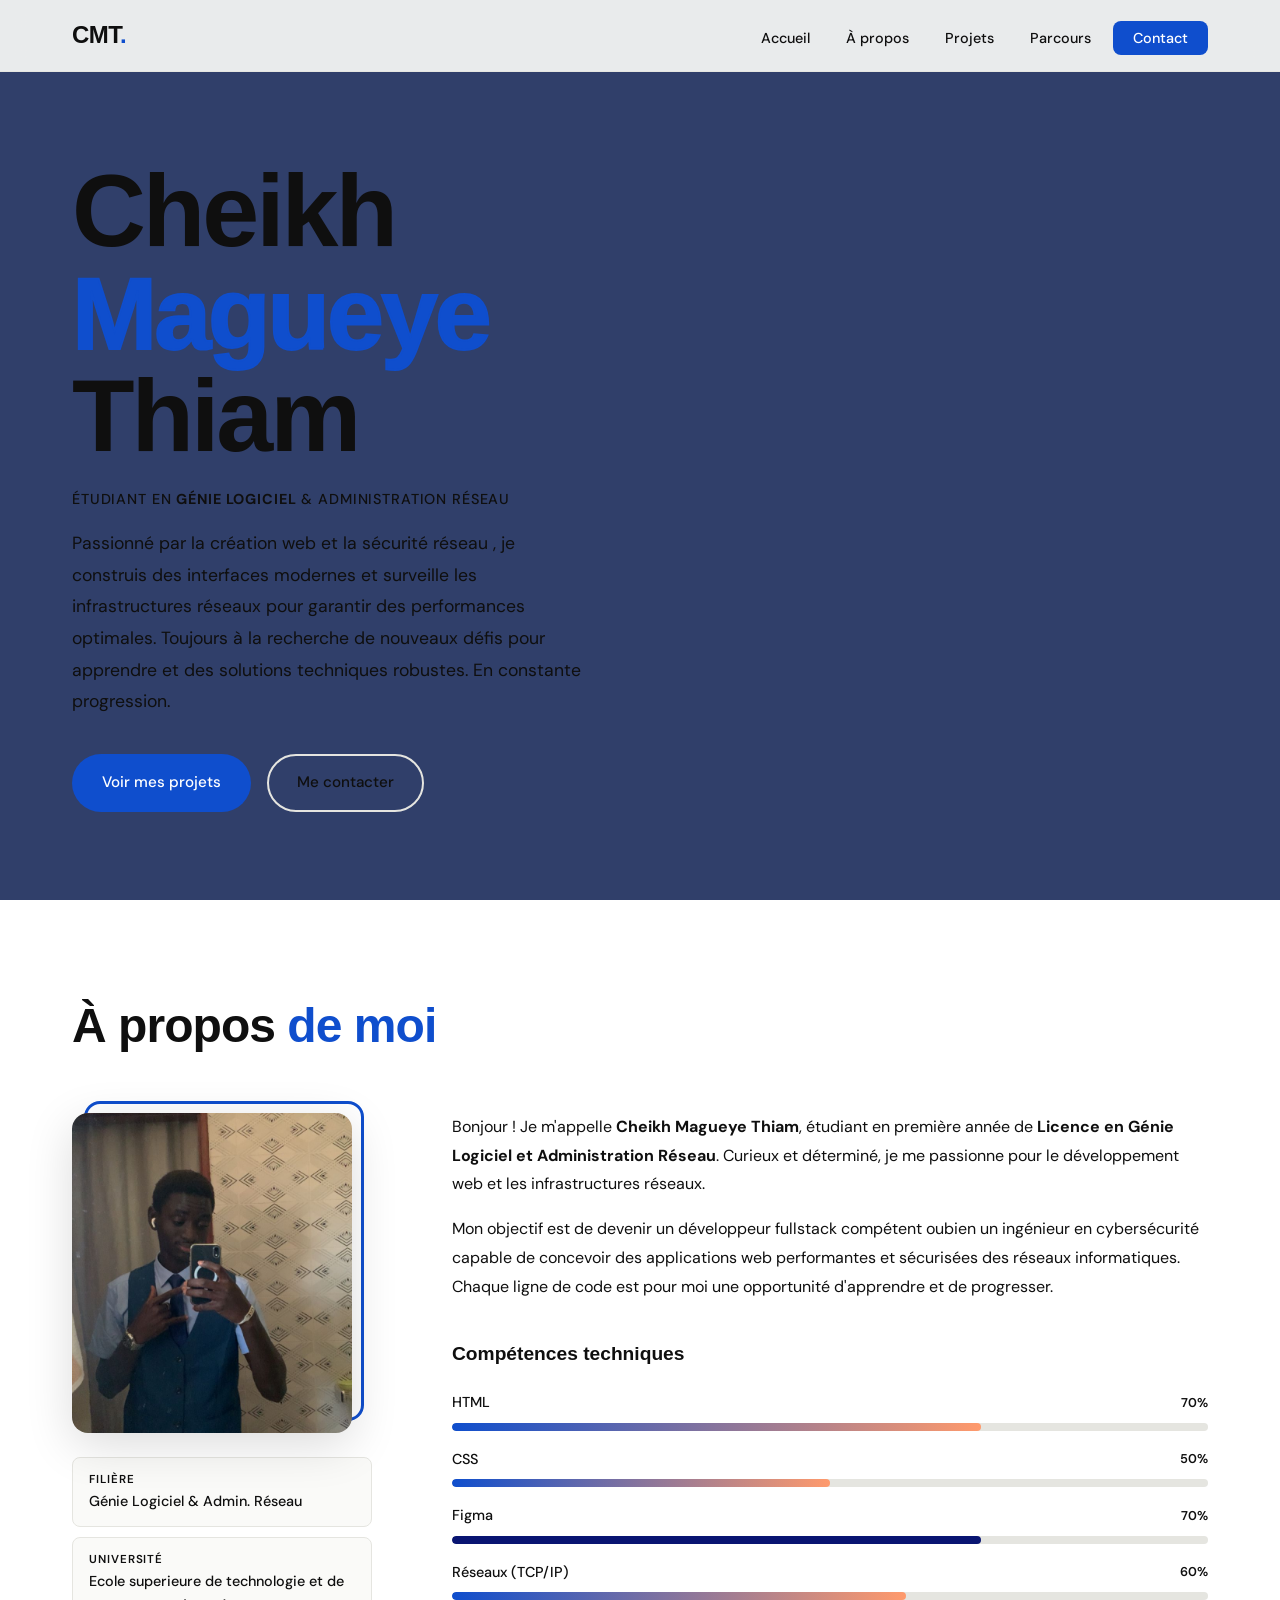
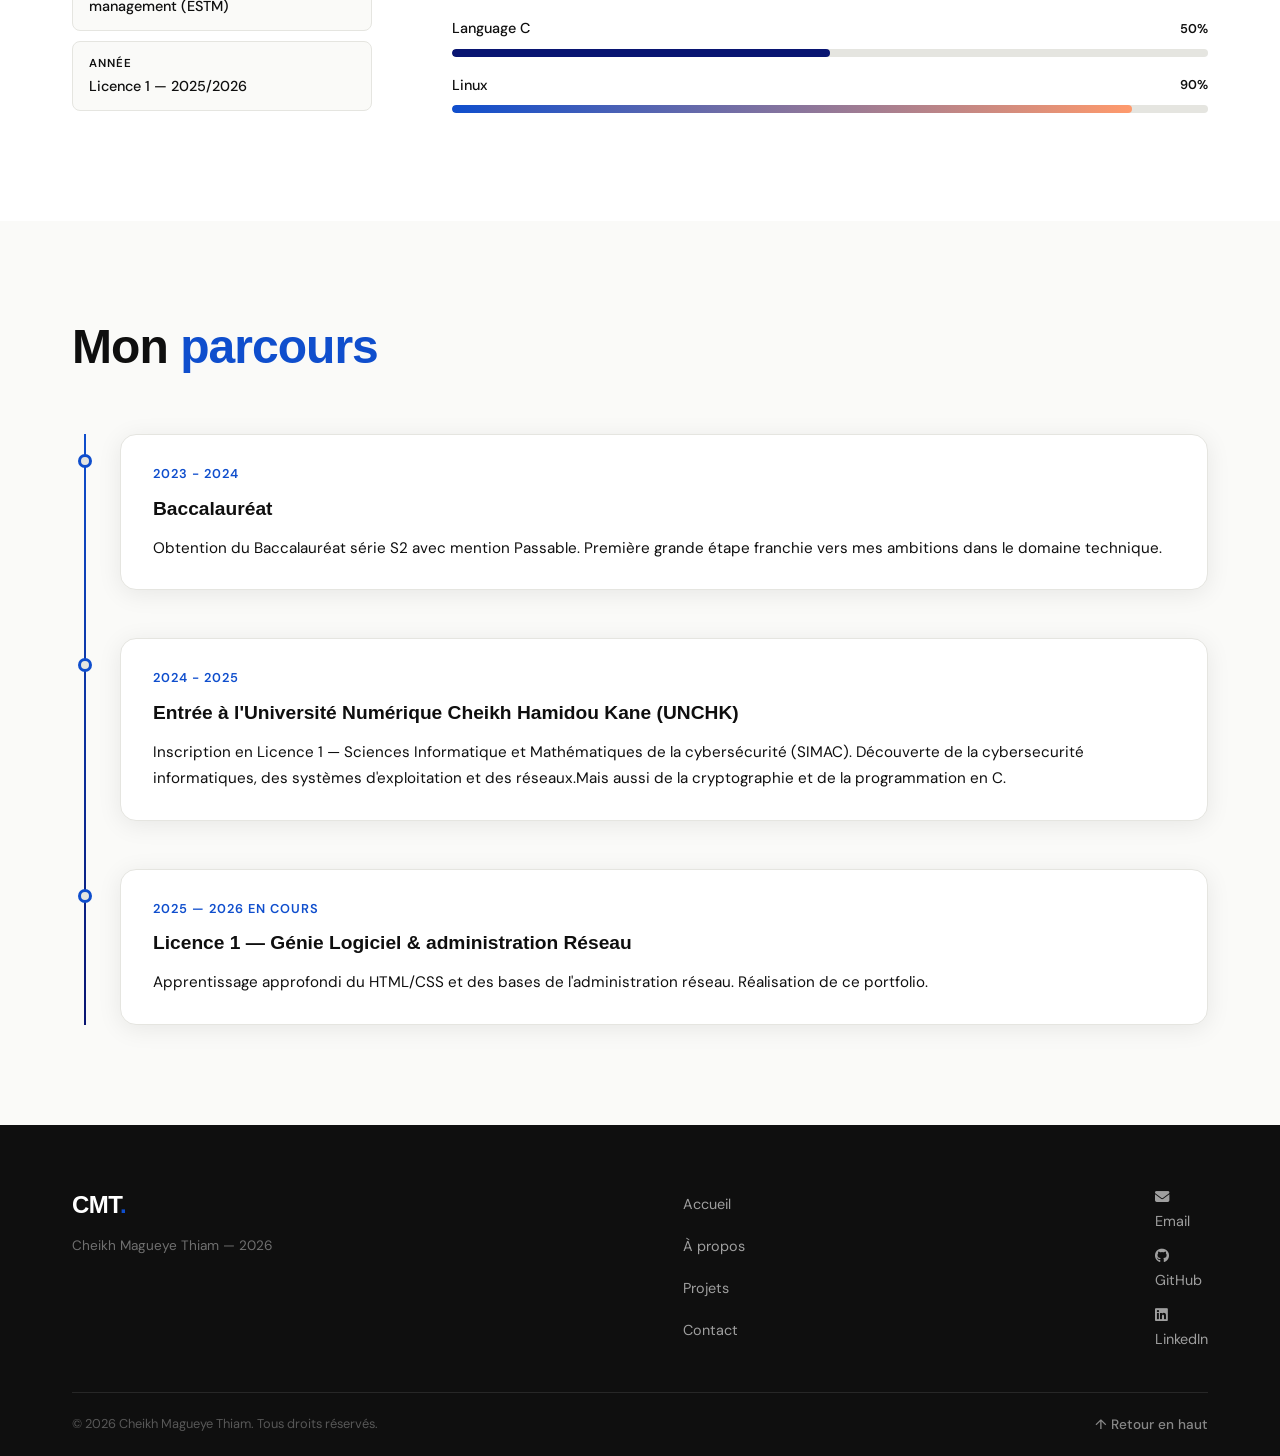
<file: Mon portefolio/index.html>
<!DOCTYPE html>
<html lang="fr">

<head>
  <meta charset="UTF-8">
  <meta name="viewport" content="width=device-width, initial-scale=1.0">
  <title>Cheikh Magueye Thiam — Portfolio</title>
  <link rel="stylesheet" href="css/style.css">
  <link
    href="https://fonts.googleapis.com/css2?family=Syne:wght@400;600;700;800&family=DM+Sans:ital,wght@0,300;0,400;0,500;1,300&display=swap"
    rel="stylesheet">
  <link rel="stylesheet" href="https://cdnjs.cloudflare.com/ajax/libs/font-awesome/6.5.0/css/all.min.css">

</head>

<body>

  <!-- HEADER / NAV -->
  <header class="header">
    <div class="header-inner">
      <a href="index.html" class="logo">CMT<span class="logo-point">.</span></a>
      <nav class="nav">
        <ul class="nav-list">
          <li><a href="index.html" class="link ">Accueil</a></li>
          <li><a href="index.html#apropos" class="link">À propos</a></li>
          <li><a href="projets.html" class="link">Projets</a></li>
          <li><a href="index.html#parcours" class="link">Parcours</a></li>
          <li><a href="contact.html" class="link link--cta">Contact</a></li>
        </ul>
      </nav>







      <!-- Menu hamburger CSS pur -->
      <input type="checkbox" id="menu-burger" class="menu-burger">
      <label for="menu-burger" class="hamburger">
        <span></span><span></span><span></span>
      </label>
      <nav class="nav-mobile">
        <ul class="nav-list">
          <li><a href="index.html" class="link">Accueil</a></li>
          <li><a href="index.html#apropos" class="link">À propos</a></li>
          <li><a href="projets.html" class="link">Projets</a></li>
          <li><a href="index.html#parcours" class="link">Parcours</a></li>
          <li><a href="contact.html" class="link">Contact</a></li>
        </ul>
      </nav>
    </div>
  </header>







  <main>
    <!-- HERO -->
    <section class="hero" id="accueil">

      <div class="hero-content">
        <h1 class="hero-nom">
          Cheikh<br>
          <em>Magueye</em><br>
          Thiam
        </h1>
        <p class="hero-titre">Étudiant en <strong>Génie Logiciel</strong> &amp; Administration Réseau</p>
        <p class="hero-description">
          Passionné par la création web et la sécurité réseau , je construis des interfaces modernes et surveille les
          infrastructures réseaux pour garantir des performances optimales. Toujours à la recherche de nouveaux défis
          pour apprendre
          et des solutions techniques robustes. En constante progression.
        </p>
        <div class="hero-actions">
          <a href="projets.html" class="bouton bouton--primary">Voir mes projets</a>
          <a href="contact.html" class="bouton bouton--outline">Me contacter</a>
        </div>
      </div>

    </section>

    <!-- À PROPOS -->
    <section class="section apropos" id="apropos">
      <div class="container">
        <div class="section-header">
          <h2 class="section-titre">À propos <em>de moi</em></h2>
        </div>



        <div class="apropos-grid">
          <div class="apropos-photo-wrap">
            <div class="apropos-photo-frame">
              <img src="image/photo2.jpeg" alt="Photo de profil de Magueye Thiam" class="apropos-photo">
              <div class="apropos-photo-deco"></div>
            </div>





            <div class="apropos-infos">
              <div class="info-badge">
                <span class="info-badge-label">Filière</span>
                <span class="info-badge-value">Génie Logiciel &amp; Admin. Réseau</span>
              </div>
              <div class="info-badge">
                <span class="info-badge-label">Université</span>
                <span class="info-badge-value">Ecole superieure de technologie et de management (ESTM)</span>
              </div>
              <div class="info-badge">
                <span class="info-badge-label">Année</span>
                <span class="info-badge-value">Licence 1 — 2025/2026</span>
              </div>
            </div>
          </div>











          <div class="apropos-content">
            <p class="apropos-text">
              Bonjour ! Je m'appelle <strong>Cheikh Magueye Thiam</strong>, étudiant en première année de
              <strong>Licence en Génie Logiciel et Administration Réseau</strong>. Curieux et déterminé, je me passionne
              pour le développement web et les infrastructures réseaux.
            </p>


            <p class="apropos-text">
              Mon objectif est de devenir un développeur fullstack compétent oubien un ingénieur en cybersécurité
              capable de concevoir des
              applications web performantes et sécurisées des réseaux informatiques. Chaque ligne de code est pour moi
              une opportunité
              d'apprendre et de progresser.
            </p>








            <h3 class="skills-title">Compétences techniques</h3>


            <ul class="skills-list">

              <!--html-->
              <li class="skill-item">
                <div class="skill-item-header">
                  <span class="skill-item-name">HTML</span>
                  <span class="skill-item-percent">70%</span>
                </div>

                <div class="skill-item-bar">
                  <div class="skill-item-fill" style="width: 70%;"></div>
                </div>

              </li>

              <!--css-->
              <li class="skill-item">
                <div class="skill-item-header">
                  <span class="skill-item-name">CSS</span>
                  <span class="skill-item-percent">50%</span>
                </div>

                <div class="skill-item-bar">
                  <div class="skill-item-fill" style="width: 50%;"></div>
                </div>
              </li>

              <!--figma-->
              <li class="skill-item">
                <div class="skill-item-header">
                  <span class="skill-item-name">Figma</span>
                  <span class="skill-item-percent">70%</span>
                </div>

                <div class="skill-item-bar">
                  <div class="skill-item-fill skill-item-fill--accent" style="width: 70%;"></div>
                </div>
              </li>

              <!--réseaux TCP/IP-->
              <li class="skill-item">
                <div class="skill-item-header">
                  <span class="skill-item-name">Réseaux (TCP/IP)</span>
                  <span class="skill-item-percent">60%</span>
                </div>

                <div class="skill-item-bar">
                  <div class="skill-item-fill" style="width: 60%;"></div>
                </div>
              </li>

              <!--language C-->

              <li class="skill-item">
                <div class="skill-item-header">
                  <span class="skill-item-name">Language C</span>
                  <span class="skill-item-percent">50%</span>
                </div>

                <div class="skill-item-bar">
                  <div class="skill-item-fill skill-item-fill--accent" style="width: 50%;"></div>
                </div>
              </li>

              <!--linux-->

              <li class="skill-item">
                <div class="skill-item-header">
                  <span class="skill-item-name">Linux</span>
                  <span class="skill-item-percent">90%</span>
                </div>

                <div class="skill-item-bar">
                  <div class="skill-item-fill" style="width: 90%;"></div>
                </div>
              </li>

            </ul>
          </div>
        </div>
      </div>
    </section>





    <!-- PARCOURS / TIMELINE -->
    <section class="section parcours" id="parcours">
      <div class="container">
        <div class="section-header">
          <h2 class="section-titre">Mon <em>parcours</em></h2>
        </div>
        <div class="timeline">


          <article class="timeline__item">
            <div class="timeline__marker"></div>
            <div class="timeline__card">
              <span class="timeline__date">2023 - 2024</span>
              <h3 class="timeline__title">Baccalauréat</h3>
              <p class="timeline__desc">
                Obtention du Baccalauréat série S2 avec mention Passable. Première grande étape
                franchie vers mes ambitions dans le domaine technique.
              </p>
            </div>
          </article>


          <article class="timeline__item">
            <div class="timeline__marker"></div>
            <div class="timeline__card">
              <span class="timeline__date">2024 - 2025</span>
              <h3 class="timeline__title">Entrée à l'Université Numérique Cheikh Hamidou Kane (UNCHK)</h3>
              <p class="timeline__desc">
                Inscription en Licence 1 — Sciences Informatique et Mathématiques de la cybersécurité (SIMAC).
                Découverte de la cybersecurité informatiques, des systèmes d'exploitation et des réseaux.Mais aussi de
                la cryptographie et de la programmation en C.
              </p>
            </div>
          </article>


          <article class="timeline__item">
            <div class="timeline__marker "></div>
            <div class="timeline__card ">
              <span class="timeline__date">2025 — 2026 En cours</span>
              <h3 class="timeline__title">Licence 1 — Génie Logiciel & administration Réseau</h3>
              <p class="timeline__desc">
                Apprentissage approfondi du HTML/CSS
                et des bases de l'administration réseau. Réalisation de ce portfolio.
              </p>
            </div>
          </article>


        </div>
      </div>
    </section>


  </main>






  <!-- FOOTER -->
  <footer class="footer">
    <div class="container">
      <div class="footer__inner">
        <div class="footer__brand">
          <a href="index.html" class="logo">CMT<span class="logo-point">.</span></a>
          <p class="footer__tagline">Cheikh Magueye Thiam — 2026</p>
        </div>


        <nav class="footer__nav">
          <ul>
            <li><a href="index.html">Accueil</a></li>
            <li><a href="index.html#apropos">À propos</a></li>
            <li><a href="projets.html">Projets</a></li>
            <li><a href="contact.html">Contact</a></li>
          </ul>
        </nav>


        <div class="footer__links">
          <a href="mailto:cheikhmagueye2003@gmail.com" class="footer__social"><i class="fa-solid fa-envelope"></i>
            <div>Email</div>
          </a>
          <a href="https://github.com/MagueyeRa9" target="_blank" class="footer__social"><i
              class="fa-brands fa-github"></i>
            <div>GitHub</div>
          </a>
          <a href="https://linkedin.com/in/magueye-thiam-309715344" target="_blank" class="footer__social"><i
              class="fa-brands fa-linkedin"></i>
            <div>LinkedIn</div>
          </a>
        </div>



      </div>
      <div class="footer__bottom">
        <span>© 2026 Cheikh Magueye Thiam. Tous droits réservés.</span>
        <a href="#accueil" class="footer__top">↑ Retour en haut</a>
      </div>
    </div>
  </footer>

</body>

</html>
</file>
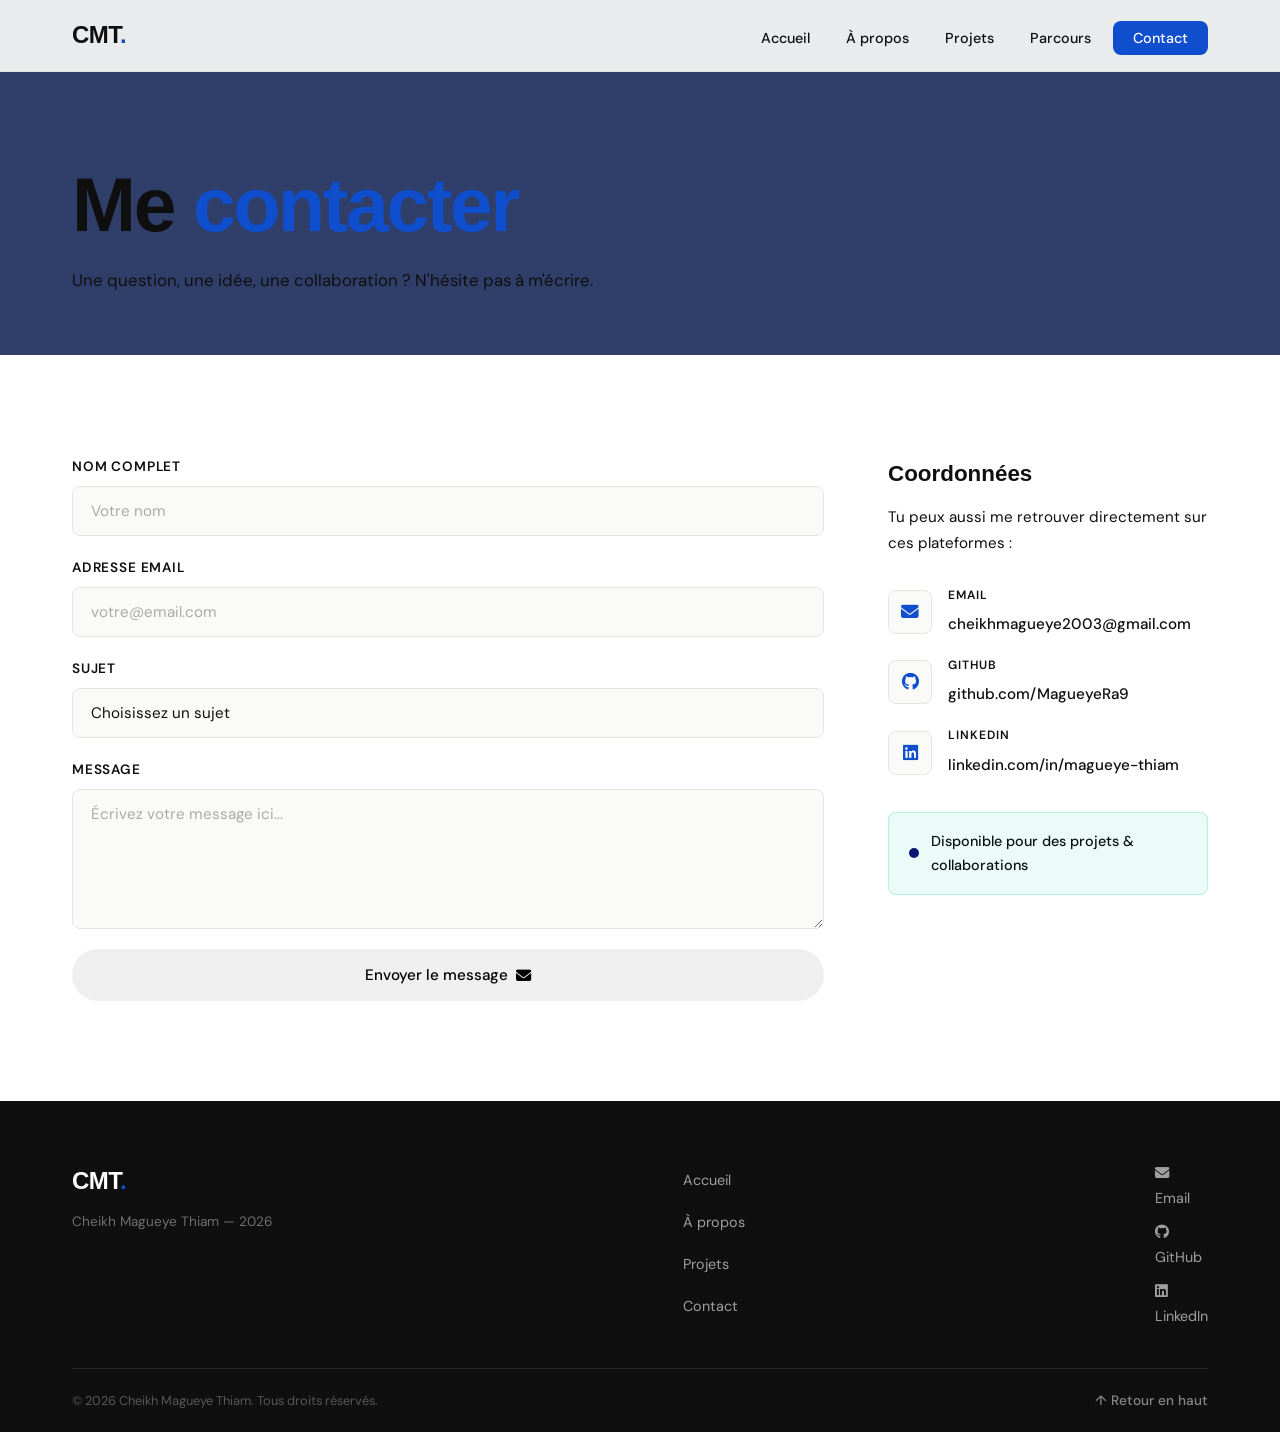
<file: Mon portefolio/contact.html>
<!DOCTYPE html>
<html lang="fr">

<head>
  <meta charset="UTF-8">
  <meta name="viewport" content="width=device-width, initial-scale=1.0">
  <title>Contact — Cheikh Magueye Thiam</title>
  <link rel="stylesheet" href="css/style.css">
  <link
    href="https://fonts.googleapis.com/css2?family=Syne:wght@400;600;700;800&family=DM+Sans:ital,wght@0,300;0,400;0,500;1,300&display=swap"
    rel="stylesheet">
  <link rel="stylesheet" href="https://cdnjs.cloudflare.com/ajax/libs/font-awesome/6.5.0/css/all.min.css">
</head>

<body>

  <!-- HEADER / NAV -->
  <header class="header">
    <div class="header-inner">
      <a href="index.html" class="logo">CMT<span class="logo-point">.</span></a>
      <nav class="nav">
        <ul class="nav-list">
          <li><a href="index.html" class="link">Accueil</a></li>
          <li><a href="index.html#apropos" class="link">À propos</a></li>
          <li><a href="projets.html" class="link">Projets</a></li>
          <li><a href="index.html#parcours" class="link">Parcours</a></li>
          <li><a href="contact.html" class="link link--cta">Contact</a></li>
        </ul>
      </nav>
      <!-- Menu hamburger CSS pur -->
      <input type="checkbox" id="menu-burger" class="menu-burger">
      <label for="menu-burger" class="hamburger">
        <span></span><span></span><span></span>
      </label>
      <nav class="nav-mobile">
        <ul class="nav-list">
          <li><a href="index.html" class="link">Accueil</a></li>
          <li><a href="index.html#apropos" class="link">À propos</a></li>
          <li><a href="projets.html" class="link">Projets</a></li>
          <li><a href="index.html#parcours" class="link">Parcours</a></li>
          <li><a href="contact.html" class="link">Contact</a></li>
        </ul>
      </nav>
    </div>
  </header>











  <main>
    <section class="page-hero">
      <div class="container">

        <h1 class="page-hero__title">Me <em>contacter</em></h1>
        <p class="page-hero__desc">
          Une question, une idée, une collaboration ? N'hésite pas à m'écrire.
        </p>
      </div>
      <div class="page-hero__blob"></div>
    </section>

    <section class="section contact-section">
      <div class="container">
        <div class="contact__grid">

          <!-- Formulaire -->
          <div class="contact__form-wrap">
            <form class="contact__form" action="#" method="post">

              <div class="form-group">
                <label for="nom" class="form-label">Nom complet</label>
                <input type="text" id="nom" name="nom" class="form-input" placeholder="Votre nom" required>
              </div>



              <div class="form-group">
                <label for="email" class="form-label">Adresse email</label>
                <input type="email" id="email" name="email" class="form-input" placeholder="votre@email.com" required>
              </div>



              <div class="form-group">
                <label for="sujet" class="form-label">Sujet</label>
                <select id="sujet" name="sujet" class="form-input form-select">
                  <option value="" disabled selected>Choisissez un sujet</option>
                  <option value="collaboration">Collaboration</option>
                  <option value="stage">Proposition de stage</option>
                  <option value="question">Question technique</option>
                  <option value="autre">Autre</option>
                </select>
              </div>



              <div class="form-group">
                <label for="message" class="form-label">Message</label>
                <textarea id="message" name="message" class="form-input form-textarea"
                  placeholder="Écrivez votre message ici..." rows="5" required></textarea>
              </div>
              <button type="submit" class="bouton btn--primary bouton--full">Envoyer le message <i
                  class="fa-solid fa-envelope"></i></button>
            </form>
          </div>












          <!-- Infos de contact -->
          <div class="contact__info">
            <h3 class="contact__info-title">Coordonnées</h3>
            <p class="contact__info-text">
              Tu peux aussi me retrouver directement sur ces plateformes :
            </p>
            <ul class="contact__links">
              <li class="contact__link-item">
                <span class="contact__link-icon"><i class="fa-solid fa-envelope"></i></span>
                <div>
                  <span class="contact__link-label">Email</span>
                  <a href="mailto:cheikh@example.com" class="contact__link-val">cheikhmagueye2003@gmail.com</a>
                </div>
              </li>
              <li class="contact__link-item">
                <span class="contact__link-icon"><i class="fa-brands fa-github"></i></span>
                <div>
                  <span class="contact__link-label">GitHub</span>
                  <a href="https://github.com/" target="_blank" class="contact__link-val">github.com/MagueyeRa9</a>
                </div>
              </li>
              <li class="contact__link-item">
                <span class="contact__link-icon"><i class="fa-brands fa-linkedin"></i></span>
                <div>
                  <span class="contact__link-label">LinkedIn</span>
                  <a href="https://linkedin.com/" target="_blank"
                    class="contact__link-val">linkedin.com/in/magueye-thiam</a>
                </div>
              </li>
            </ul>

            <div class="contact__availability">
              <div class="availability-dot"></div>
              <span>Disponible pour des projets &amp; collaborations</span>
            </div>
          </div>

        </div>
      </div>
    </section>
  </main>

  <footer class="footer">
    <div class="container">
      <div class="footer__inner">
        <div class="footer__brand">
          <a href="index.html" class="logo">CMT<span class="logo-point">.</span></a>
          <p class="footer__tagline">Cheikh Magueye Thiam — 2026</p>
        </div>


        <nav class="footer__nav">
          <ul>
            <li><a href="index.html">Accueil</a></li>
            <li><a href="index.html#apropos">À propos</a></li>
            <li><a href="projets.html">Projets</a></li>
            <li><a href="contact.html">Contact</a></li>
          </ul>
        </nav>


        <div class="footer__links">
          <a href="mailto:cheikhmagueye2003@gmail.com" class="footer__social"><i class="fa-solid fa-envelope"></i>
            <div>Email</div>
          </a>
          <a href="https://github.com/MagueyeRa9" target="_blank" class="footer__social"><i
              class="fa-brands fa-github"></i>
            <div>GitHub</div>
          </a>
          <a href="https://linkedin.com/in/magueye-thiam-309715344" target="_blank" class="footer__social"><i
              class="fa-brands fa-linkedin"></i>
            <div>LinkedIn</div>
          </a>
        </div>



      </div>
      <div class="footer__bottom">
        <span>© 2026 Cheikh Magueye Thiam. Tous droits réservés.</span>
        <a href="#accueil" class="footer__top">↑ Retour en haut</a>
      </div>
    </div>
  </footer>

</body>

</html>
</file>
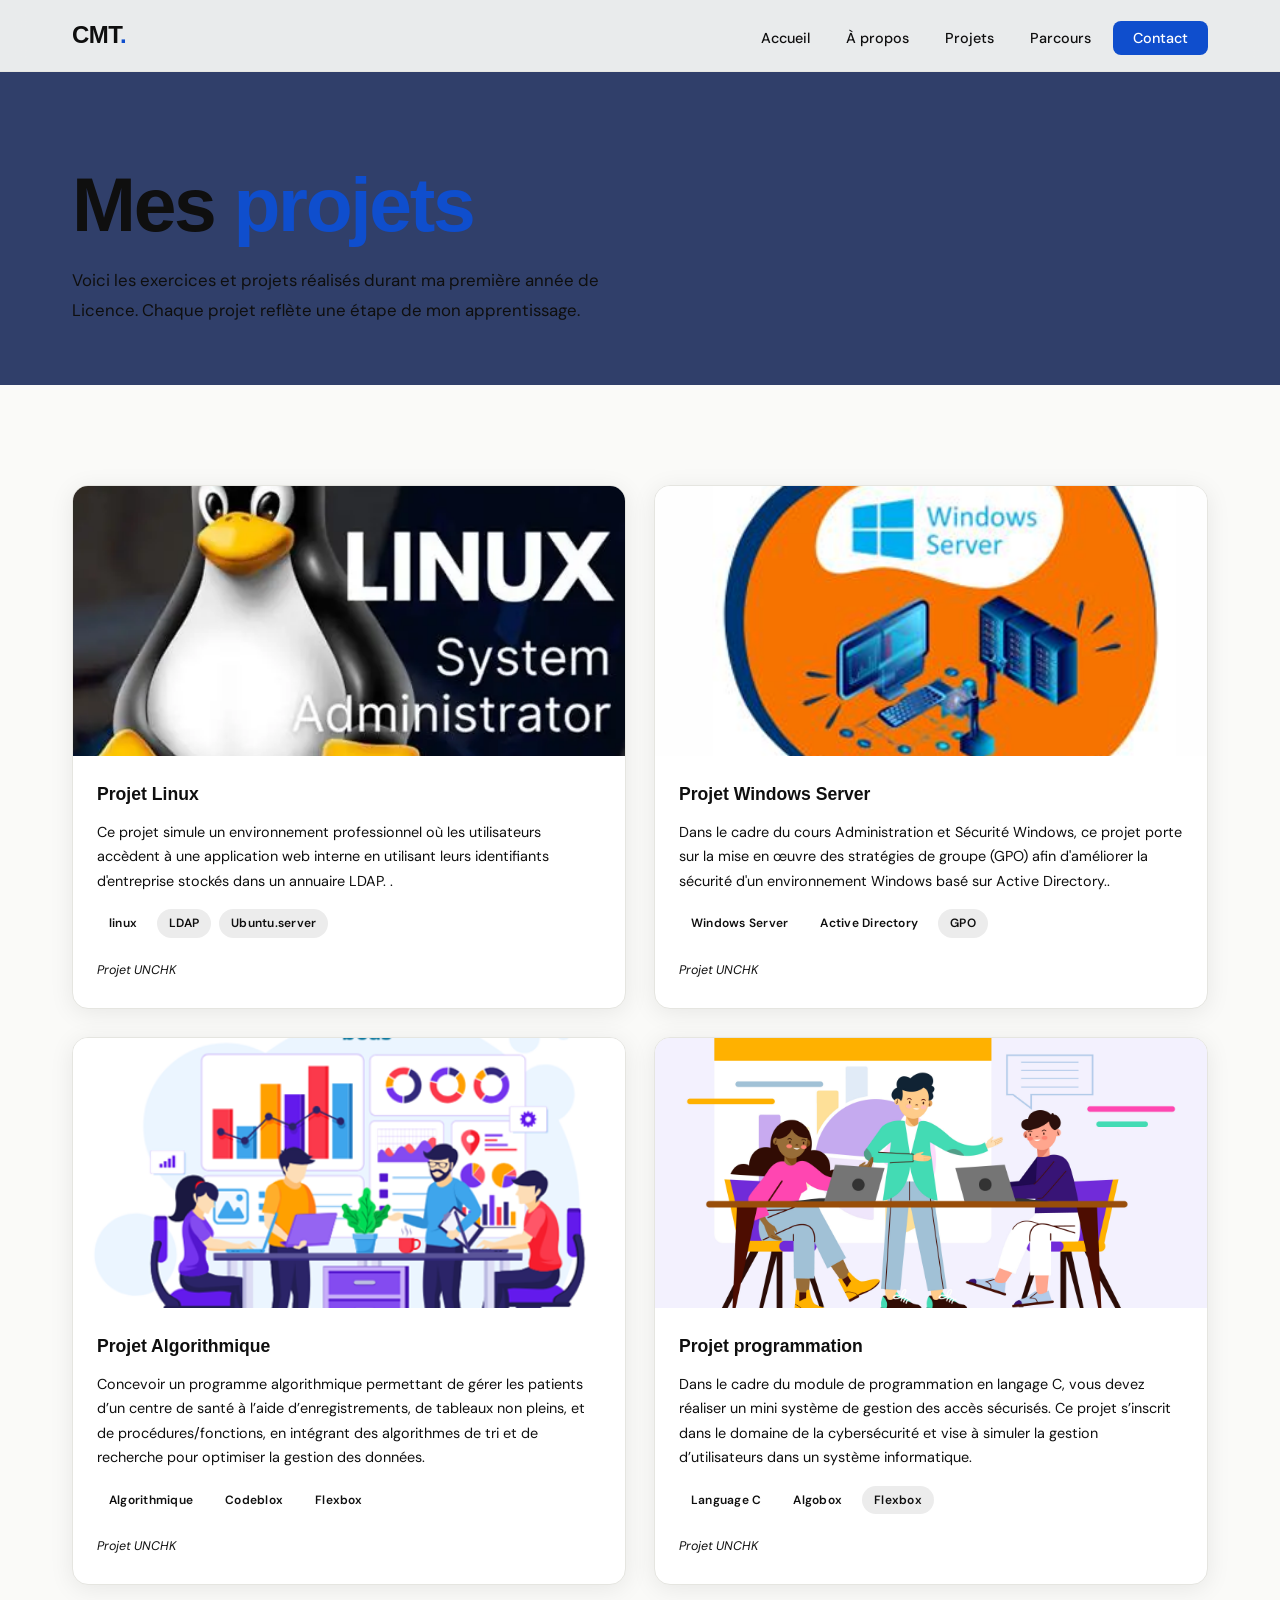
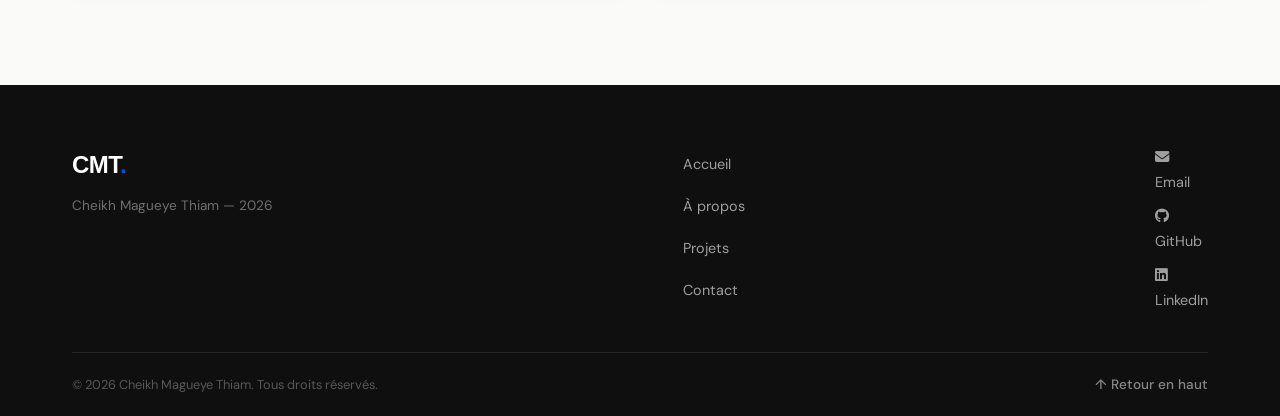
<file: Mon portefolio/projets.html>
<!DOCTYPE html>
<html lang="fr">

<head>
  <meta charset="UTF-8">
  <meta name="viewport" content="width=device-width, initial-scale=1.0">
  <title>Portefolio — Cheikh Magueye Thiam</title>
  <link rel="stylesheet" href="css/style.css">
  <link
    href="https://fonts.googleapis.com/css2?family=Syne:wght@400;600;700;800&family=DM+Sans:ital,wght@0,300;0,400;0,500;1,300&display=swap"
    rel="stylesheet">
  <link rel="stylesheet" href="https://cdnjs.cloudflare.com/ajax/libs/font-awesome/6.5.0/css/all.min.css">
</head>

<body>

  <!-- HEADER / NAV -->
  <header class="header">
    <div class="header-inner">
      <a href="index.html" class="logo">CMT<span class="logo-point">.</span></a>
      <nav class="nav">
        <ul class="nav-list">
          <li><a href="index.html" class="link ">Accueil</a></li>
          <li><a href="index.html#apropos" class="link">À propos</a></li>
          <li><a href="projets.html" class="link">Projets</a></li>
          <li><a href="index.html#parcours" class="link">Parcours</a></li>
          <li><a href="contact.html" class="link link--cta">Contact</a></li>
        </ul>
      </nav>







      <!-- Menu hamburger CSS pur -->
      <input type="checkbox" id="menu-burger" class="menu-burger">
      <label for="menu-burger" class="hamburger">
        <span></span><span></span><span></span>
      </label>
      <nav class="nav-mobile">
        <ul class="nav-list">
          <li><a href="index.html" class="link">Accueil</a></li>
          <li><a href="index.html#apropos" class="link">À propos</a></li>
          <li><a href="projets.html" class="link">Projets</a></li>
          <li><a href="index.html#parcours" class="link">Parcours</a></li>
          <li><a href="contact.html" class="link">Contact</a></li>
        </ul>
      </nav>
    </div>
  </header>

  <main>
    <section class="page-hero">
      <div class="container">
        <h1 class="page-hero__title">Mes <em>projets</em></h1>
        <p class="page-hero__desc">
          Voici les exercices et projets réalisés durant ma première année de Licence.
          Chaque projet reflète une étape de mon apprentissage.
        </p>
      </div>
      <div class="page-hero__blob"></div>
    </section>

    <section class="section projets">
      <div class="container">
        <div class="projets__grid">

          <!-- Projet 1 -->
          <article class="card">
            <div class="card__img-wrap">
              <img src="image/projet1.png" alt="Capture d'écran projet linux" class="card__img">
              <div class="card__overlay">
                <a href="projets/projet_linux.pdf" class="card__overlay-link">Voir le projet</a>
              </div>
            </div>
            <div class="card__body">
              <h3 class="card__title">Projet Linux</h3>
              <p class="card__desc">Ce projet simule un environnement
                professionnel où les utilisateurs accèdent à une application web interne en utilisant
                leurs identifiants d'entreprise stockés dans un annuaire LDAP.
                .
              </p>
              <div class="card__tags">
                <span class="tag tag--figma">linux</span>
                <span class="tag tag--design">LDAP</span>
                <span class="tag tag--design">Ubuntu.server</span>
              </div>
              <span class="card__status">Projet UNCHK</span>
            </div>
          </article>

          <!-- Projet 2 -->
          <article class="card">
            <div class="card__img-wrap">
              <img src="image/projet2.png" alt="Capture d'écran de ma première page HTML" class="card__img">
              <div class="card__overlay">
                <a href="projets/projet_administration_réseau.pdf" class="card__overlay-link">Voir le projet</a>
              </div>
            </div>
            <div class="card__body">
              <h3 class="card__title">Projet Windows Server</h3>
              <p class="card__desc">
                Dans le cadre du cours Administration et Sécurité Windows, ce projet
                porte sur la mise en œuvre des stratégies de groupe (GPO) afin d'améliorer la sécurité d'un
                environnement
                Windows basé sur Active Directory..
              </p>
              <div class="card__tags">
                <span class="tag tag--html">Windows Server</span>
                <span class="tag tag--css">Active Directory</span>
                <span class="tag tag--design">GPO</span>
              </div>
              <span class="card__status">Projet UNCHK</span>
            </div>
          </article>

          <!-- Projet 3 -->
          <article class="card">
            <div class="card__img-wrap">
              <img src="image/projet3.png" alt="Capture d'écran du formulaire CSS" class="card__img">
              <div class="card__overlay">
                <a href="projets/projet_algorithme.pdf" class="card__overlay-link">Voir le projet</a>
              </div>
            </div>
            <div class="card__body">
              <h3 class="card__title">Projet Algorithmique</h3>
              <p class="card__desc">
                Concevoir un programme algorithmique permettant de gérer les patients d’un
                centre de santé à l’aide d’enregistrements, de tableaux non pleins, et de
                procédures/fonctions, en intégrant des algorithmes de tri et de recherche pour optimiser la gestion des
                données.

              </p>
              <div class="card__tags">
                <span class="tag tag--html">Algorithmique</span>
                <span class="tag tag--css">Codeblox</span>
                <span class="tag tag--css">Flexbox</span>
              </div>
              <span class="card__status">Projet UNCHK</span>
            </div>
          </article>

          <!-- Projet 4 -->
          <article class="card">
            <div class="card__img-wrap">
              <img src="image/projet4.jpg" alt="Capture d'écran de la page profil responsive" class="card__img">
              <div class="card__overlay">
                <a href="projets/Projet_programmation.pdf" class="card__overlay-link">Voir le projet</a>
              </div>
            </div>
            <div class="card__body">
              <h3 class="card__title">Projet programmation</h3>
              <p class="card__desc">
                Dans le cadre du module de
                programmation en langage C, vous
                devez réaliser un mini système de
                gestion des accès sécurisés. Ce projet
                s’inscrit dans le domaine de la
                cybersécurité et vise à simuler la
                gestion d’utilisateurs dans un
                système informatique.
              </p>
              <div class="card__tags">
                <span class="tag tag--html">Language C</span>
                <span class="tag tag--css">Algobox</span>
                <span class="tag tag--design">Flexbox</span>
              </div>
              <span class="card__status">Projet UNCHK</span>
            </div>
          </article>

        </div>
      </div>
    </section>
  </main>

























  <footer class="footer">
    <div class="container">
      <div class="footer__inner">
        <div class="footer__brand">
          <a href="index.html" class="logo">CMT<span class="logo-point">.</span></a>
          <p class="footer__tagline">Cheikh Magueye Thiam — 2026</p>
        </div>


        <nav class="footer__nav">
          <ul>
            <li><a href="index.html">Accueil</a></li>
            <li><a href="index.html#apropos">À propos</a></li>
            <li><a href="projets.html">Projets</a></li>
            <li><a href="contact.html">Contact</a></li>
          </ul>
        </nav>


        <div class="footer__links">
          <a href="mailto:cheikhmagueye2003@gmail.com" class="footer__social"><i class="fa-solid fa-envelope"></i>
            <div>Email</div>
          </a>
          <a href="https://github.com/MagueyeRa9" target="_blank" class="footer__social"><i
              class="fa-brands fa-github"></i>
            <div>GitHub</div>
          </a>
          <a href="https://linkedin.com/in/magueye-thiam-309715344" target="_blank" class="footer__social"><i
              class="fa-brands fa-linkedin"></i>
            <div>LinkedIn</div>
          </a>
        </div>



      </div>
      <div class="footer__bottom">
        <span>© 2026 Cheikh Magueye Thiam. Tous droits réservés.</span>
        <a href="#accueil" class="footer__top">↑ Retour en haut</a>
      </div>
    </div>
  </footer>

</body>

</html>
</file>
<file: Mon portefolio/css/style.css>
/* ===================================
   VARIABLES CSS — PALETTE COLORÉE
=================================== */
:root {
  --primary: #0f4ecd;
  --accent: #091572;
  --accent-2: #091572;
  --text: #0F0F0F;
  --text-light: #0F0F0F;
  --bg: #FAFAF8;
  --bg-dark: #0F0F0F;
  --surface: #FFFFFF;
  --border: #E5E5E0;

  --font-display: 'Playfair Display', sans-serif;
  --font-body: 'DM Sans', sans-serif;

  --radius: 16px;
  --radius-sm: 8px;
  --shadow: 0 4px 24px rgba(0, 0, 0, 0.08);
  --shadow-lg: 0 12px 48px rgba(0, 0, 0, 0.14);

  --max-width: 1200px;
  --header-h: 72px;
}

/* ===================================
   RESET & BASE
=================================== */
*,
*::before,
*::after {
  box-sizing: border-box;
  margin: 0;
  padding: 0;
}

html {
  scroll-behavior: smooth;
}

body {
  font-family: var(--font-body);
  font-size: 20px;
  line-height: 1.7;
  color: var(--text);
  background-color: rgba(12, 30, 80, 0.85);
  overflow-x: hidden;
}

img {
  max-width: 100%;
  height: auto;
  display: block;
}

a {
  color: inherit;
  text-decoration: none;
}

ul,
ol {
  list-style: none;
}

/* ===================================
   CONTENEUR
=================================== */
.container {
  width: 100%;
  max-width: var(--max-width);
  margin: 0 auto;
  padding: 0 32px;
}

/* ===================================
   HEADER / NAV
=================================== */
.header {
  position: sticky;
  top: 0;
  left: 0;
  right: 0;
  height: var(--header-h);
  background: rgba(250, 250, 248, 0.92);
  backdrop-filter: blur(12px);
  border-bottom: 1px solid var(--border);
  z-index: 100;
}

.header-inner {
  max-width: var(--max-width);
  margin: 0 auto;
  padding: 0 32px;
  height: 100%;
  display: flex;
  align-items: center;
  justify-content: space-between;
  gap: 24px;
}

.logo {
  font-family: var(--font-display);
  font-size: 1.5rem;
  font-weight: 800;
  color: var(--text);
  letter-spacing: -0.02em;
  transition: color 0.2s;
}



.logo-point {
  color: var(--primary);
}

.nav .nav-list {
  display: flex;
  align-items: center;
  gap: 8px;
}

.link {
  font-family: var(--font-body);
  font-size: 0.9rem;
  font-weight: 500;
  color: var(--text-light);
  padding: 8px 14px;
  border-radius: var(--radius-sm);
  transition: color 0.2s, background 0.2s;
}

.link:hover,
.link.active {
  color: var(--text);
  background: rgba(15, 15, 15, 0.06);
}

.link--cta {
  background: var(--primary);
  color: #fff !important;
  padding: 8px 20px;
}

.link--cta:hover {
  background: #1728e8;
  color: #fff !important;
}

/* Hamburger */
.menu-burger {
  display: none;
}

.hamburger {
  display: none;
  flex-direction: column;
  gap: 5px;
  cursor: pointer;
  padding: 4px;
}

.hamburger span {
  display: block;
  width: 24px;
  height: 2px;
  background: var(--text);
  border-radius: 2px;
  transition: all 0.3s;
}

.nav-mobile {
  display: none;
  position: absolute;
  top: var(--header-h);
  left: 0;
  right: 0;
  background: var(--surface);
  border-bottom: 1px solid var(--border);
  padding: 16px 32px 24px;
  overflow: hidden;
  max-height: 0;
  transition: max-height 0.3s ease;
}

.nav-mobile .nav-list {
  flex-direction: column;
  align-items: flex-start;
  gap: 4px;
}

.menu-burger:checked~.nav-mobile {
  display: block;
  max-height: 400px;
}

.menu-burger:checked~.hamburger span:nth-child(1) {
  transform: rotate(45deg) translate(5px, 5px);
}

.menu-burger:checked~.hamburger span:nth-child(2) {
  opacity: 0;
}

.menu-burger:checked~.hamburger span:nth-child(3) {
  transform: rotate(-45deg) translate(5px, -5px);
}

/* ===================================
   BOUTONS
=================================== */
.bouton {
  display: inline-flex;
  align-items: center;
  justify-content: center;
  gap: 8px;
  padding: 14px 28px;
  border-radius: 50px;
  font-family: var(--font-body);
  font-size: 0.95rem;
  font-weight: 500;
  cursor: pointer;
  border: 2px solid transparent;
  transition: all 0.25s ease;
}

.bouton--primary {
  background: var(--primary);
  color: #fff;
}

.bouton--primary:hover {
  background: #0c0c0c;
  transform: translateY(-2px);
  box-shadow: 0 8px 24px rgba(255, 107, 53, 0.35);
}

.bouton--outline {
  background: transparent;
  color: var(--text);
  border-color: var(--border);
}

.bouton--outline:hover {
  border-color: var(--text);
  background: var(--text);
  color: var(--bg);
  transform: translateY(-2px);
}

.bouton--large {
  padding: 18px 40px;
  font-size: 1rem;
}

.bouton--full {
  width: 100%;
}

/* ===================================
   HERO
=================================== */
.hero {
  position: relative;
  min-height: calc(100vh - var(--header-h));
  display: flex;
  flex-direction: column;
  justify-content: center;
  padding: 80px 32px;
  max-width: var(--max-width);
  margin: 0 auto;
  overflow: hidden;

}

.hero__bg {
  position: absolute;
  inset: 0;
  z-index: 0;
  pointer-events: none;
}







.hero__tag {
  display: inline-flex;
  align-items: center;
  gap: 8px;
  font-size: 0.85rem;
  font-weight: 500;
  color: var(--accent);
  background: rgba(0, 212, 170, 0.12);
  border: 1px solid rgba(0, 212, 170, 0.3);
  padding: 6px 16px;
  border-radius: 50px;
  margin-bottom: 28px;
  letter-spacing: 0.04em;
  text-transform: uppercase;
}

.hero__tag::before {
  content: '';
  display: inline-block;
  width: 8px;
  height: 8px;
  background: var(--accent);
  border-radius: 50%;
  animation: pulse 2s infinite;
}

@keyframes pulse {

  0%,
  100% {
    opacity: 1;
    transform: scale(1);
  }

  50% {
    opacity: 0.5;
    transform: scale(1.5);
  }
}

.hero-nom {
  font-family: var(--font-display);
  font-size: clamp(3rem, 8vw, 6.5rem);
  font-weight: 800;
  line-height: 1.0;
  letter-spacing: -0.03em;
  color: var(--text);
  margin-bottom: 20px;
}

.hero-nom em {
  font-style: normal;
  color: var(--primary);
  -webkit-text-stroke: 2px var(--primary);
}

.hero-titre {
  font-size: 1.1rem;
  font-weight: 500;
  color: var(--text-light);
  margin-bottom: 16px;
  text-transform: uppercase;
  letter-spacing: 0.06em;
  font-size: 0.9rem;
}

.hero-description {
  font-size: 1.1rem;
  color: var(--text-light);
  max-width: 520px;
  margin-bottom: 36px;
  line-height: 1.8;
}

.hero-actions {
  display: flex;
  flex-wrap: wrap;
  gap: 16px;
}




/* ===================================
   SECTION STRUCTURE
=================================== */
.section {
  padding: 100px 0;
}

.section-header {
  margin-bottom: 60px;
}

.section-tag {
  display: block;
  font-size: 0.8rem;
  font-weight: 600;
  text-transform: uppercase;
  letter-spacing: 0.12em;
  color: var(--primary);
  margin-bottom: 12px;
}

.section-titre {
  font-family: var(--font-display);
  font-size: clamp(2rem, 4vw, 3rem);
  font-weight: 800;
  letter-spacing: -0.02em;
  line-height: 1.1;
  color: var(--text);
}

.section-titre em {
  font-style: normal;
  color: var(--primary);
}

/* ===================================
   À PROPOS
=================================== */
.apropos {
  background: var(--surface);
}

.apropos-grid {
  display: flex;
  gap: 80px;
  align-items: flex-start;
}

.apropos-photo-wrap {
  flex: 0 0 300px;
}


















/*photo*/

.apropos-photo-frame {
  position: relative;
  width: 280px;
  height: 320px;
  margin-bottom: 24px;
}

.apropos-photo {
  width: 100%;
  height: 100%;
  object-fit: cover;
  border-radius: var(--radius);
  position: relative;
  z-index: 1;
  box-shadow: var(--shadow-lg);
}

.apropos-photo-deco {
  position: absolute;
  inset: -12px -12px 12px 12px;
  border: 3px solid var(--primary);
  border-radius: var(--radius);

}








/*filiére , université et année*/
.info-badge {
  display: flex;
  flex-direction: column;
  padding: 12px 16px;
  background: var(--bg);
  border-radius: var(--radius-sm);
  border: 1px solid var(--border);
  margin-bottom: 10px;
}

.info-badge-label {
  font-size: 0.72rem;
  text-transform: uppercase;
  letter-spacing: 0.08em;
  color: var(--text-light);
  font-weight: 600;
}

.info-badge-value {
  font-size: 0.9rem;
  font-weight: 500;
  color: var(--text);
}

.apropos-content {
  flex: 1;
}

.apropos-text {
  color: var(--text-light);
  margin-bottom: 16px;
  font-size: 1rem;
  line-height: 1.8;
}








/*compétences*/

.skills-title {
  font-family: var(--font-display);
  font-size: 1.2rem;
  font-weight: 700;
  margin-top: 36px;
  margin-bottom: 20px;
  color: var(--text);
}

.skills-list {
  display: flex;
  flex-direction: column;
  gap: 16px;
}

.skill-item-header {
  display: flex;
  justify-content: space-between;
  align-items: center;
  margin-bottom: 8px;
}

.skill-item-name {
  font-size: 0.9rem;
  font-weight: 500;
  color: var(--text);
}

.skill-item-percent {
  font-size: 0.8rem;
  color: var(--text-light);
  font-weight: 600;
}

.skill-item-bar {
  height: 8px;
  background: var(--border);
  border-radius: 50px;
  overflow: hidden;
}

.skill-item-fill {
  height: 100%;
  background: linear-gradient(90deg, var(--primary), #ff9a6c);
  border-radius: 50px;
  transition: width 1s ease;
}

.skill-item-fill--accent {
  background: linear-gradient(90deg, var(--accent-2), var(--accent));
}










/* ===================================
   TIMELINE
=================================== */

.parcours {
  background: var(--bg);
}

.timeline {
  position: relative;
  padding-left: 48px;
}

.timeline::before {
  content: '';
  position: absolute;
  left: 12px;
  top: 0;
  bottom: 0;
  width: 2px;
  background: linear-gradient(to bottom, var(--primary), var(--accent));
}

.timeline__item {
  position: relative;
  margin-bottom: 48px;
}

.timeline__item:last-child {
  margin-bottom: 0;
}

.timeline__marker {
  position: absolute;
  left: -42px;
  top: 20px;
  width: 14px;
  height: 14px;
  background: var(--border);
  border: 3px solid var(--primary);
  border-radius: 50%;
  transition: background 0.3s;
}

.timeline__card {
  background: var(--surface);
  border: 1px solid var(--border);
  border-radius: var(--radius);
  padding: 28px 32px;
  box-shadow: var(--shadow);
  transition: transform 0.25s, box-shadow 0.25s;
}

.timeline__card:hover {
  transform: translateX(8px);
  box-shadow: var(--shadow-lg);
}

.timeline__card--active {
  border-color: var(--primary);
  background: linear-gradient(135deg, rgba(255, 107, 53, 0.04), rgba(255, 255, 255, 1));
}

.timeline__date {
  font-size: 0.8rem;
  font-weight: 600;
  color: var(--primary);
  text-transform: uppercase;
  letter-spacing: 0.08em;
  display: block;
  margin-bottom: 8px;
}

.timeline__title {
  font-family: var(--font-display);
  font-size: 1.2rem;
  font-weight: 700;
  color: var(--text);
  margin-bottom: 10px;
}

.timeline__desc {
  color: var(--text-light);
  font-size: 0.95rem;
  line-height: 1.7;
}






/* ===================================
   FOOTER
=================================== */
.footer {
  background: var(--bg-dark);
  color: rgba(255, 255, 255, 0.7);
  padding: 60px 0 0;
}

.footer__inner {
  display: flex;
  justify-content: space-between;
  align-items: flex-start;
  gap: 40px;
  padding-bottom: 40px;
  border-bottom: 1px solid rgba(255, 255, 255, 0.1);
  flex-wrap: wrap;
}

.footer .logo {
  color: #fff;
  display: block;
  margin-bottom: 8px;
}

.footer__tagline {
  font-size: 0.85rem;
  color: rgba(255, 255, 255, 0.4);
}

.footer__nav ul {
  display: flex;
  flex-direction: column;
  gap: 8px;
}

.footer__nav a {
  font-size: 0.9rem;
  color: rgba(255, 255, 255, 0.6);
  transition: color 0.2s;
}

.footer__nav a:hover {
  color: var(--primary);
}

.footer__links {
  display: flex;
  flex-direction: column;
  gap: 10px;
}

.footer__social {
  font-size: 0.9rem;
  color: rgba(255, 255, 255, 0.6);
  transition: color 0.2s;
}

.footer__social:hover {
  color: var(--accent);
}

.footer__bottom {
  display: flex;
  justify-content: space-between;
  align-items: center;
  padding: 20px 0;
  font-size: 0.8rem;
  color: rgba(255, 255, 255, 0.3);
}

.footer__top {
  color: rgba(255, 255, 255, 0.5);
  font-size: 0.85rem;
  font-weight: 500;
  transition: color 0.2s;
}

.footer__top:hover {
  color: var(--primary);
}











/* ===================================
   PAGE HERO (projets / contact)
=================================== */

.page-hero {
  position: relative;
  padding: 80px 0 60px;
  overflow: hidden;
}

.page-hero .container {
  position: relative;
  z-index: 1;
}

.page-hero__title {
  font-family: var(--font-display);
  font-size: clamp(2.5rem, 6vw, 5rem);
  font-weight: 800;
  letter-spacing: -0.03em;
  line-height: 1.05;
  margin: 12px 0 20px;
}

.page-hero__title em {
  font-style: normal;
  color: var(--primary);
}

.page-hero__desc {
  color: var(--text-light);
  font-size: 1.05rem;
  max-width: 560px;
  line-height: 1.8;
}






/* ===================================
   PROJETS / CARDS
=================================== */

.projets {
  background: var(--bg);
}

.projets__grid {
  display: flex;
  flex-wrap: wrap;
  gap: 28px;
}

.card {
  flex: 1 1 calc(50% - 14px);
  background: var(--surface);
  border: 1px solid var(--border);
  border-radius: var(--radius);
  overflow: hidden;
  box-shadow: var(--shadow);
  transition: transform 0.3s ease, box-shadow 0.3s ease;
}

.card:hover {
  transform: translateY(-8px);
  box-shadow: var(--shadow-lg);
}

.card:nth-child(odd):hover {
  transform: translateY(-8px) rotate(0.5deg);
}

.card__img-wrap {
  position: relative;
  height: 270px;
  width: 100%;
  overflow: hidden;
  background: linear-gradient(135deg, #f5f5f0 0%, #e8e8e0 100%);
}

.card__img {
  width: 100%;
  height: 100%;
  object-fit: cover;
  transition: transform 0.4s ease;
}

.card:hover .card__img {
  transform: scale(1.05);
}

.card__overlay {
  position: absolute;
  inset: 0;
  background: rgba(22, 47, 210, 0.85);
  display: flex;
  align-items: center;
  justify-content: center;
  opacity: 0;
  transition: opacity 0.3s ease;
}

.card:hover .card__overlay {
  opacity: 1;
}

.card__overlay-link {
  font-weight: 600;
  color: #fff;
  font-size: 0.95rem;
  padding: 12px 24px;
  border: 2px solid #fff;
  border-radius: 50px;
  transition: background 0.2s;
}

.card__overlay-link:hover {
  background: rgba(255, 255, 255, 0.15);
}

.card__body {
  padding: 24px;
}

.card__title {
  font-family: var(--font-display);
  font-size: 1.1rem;
  font-weight: 700;
  color: var(--text);
  margin-bottom: 10px;
}

.card__desc {
  font-size: 0.9rem;
  color: var(--text-light);
  line-height: 1.7;
  margin-bottom: 16px;
}

.card__tags {
  display: flex;
  flex-wrap: wrap;
  gap: 8px;
  margin-bottom: 12px;
}

.tag {
  font-size: 0.75rem;
  font-weight: 600;
  padding: 4px 12px;
  border-radius: 50px;
  letter-spacing: 0.02em;
}



.tag--design {
  background: rgba(15, 15, 15, 0.08);
  color: var(--text-light);
}

.card__status {
  font-size: 0.78rem;
  color: var(--text-light);
  font-style: italic;
}












/* ===================================
   CONTACT
=================================== */
.contact-section {
  background: var(--surface);
}

.contact__grid {
  display: flex;
  gap: 64px;
  align-items: flex-start;
}

.contact__form-wrap {
  flex: 1;
}

.form-group {
  margin-bottom: 20px;
}

.form-label {
  display: block;
  font-size: 0.85rem;
  font-weight: 600;
  color: var(--text);
  margin-bottom: 8px;
  text-transform: uppercase;
  letter-spacing: 0.06em;
}

.form-input {
  display: block;
  width: 100%;
  padding: 14px 18px;
  background: var(--bg);
  border: 1.5px solid var(--border);
  border-radius: var(--radius-sm);
  font-family: var(--font-body);
  font-size: 0.95rem;
  color: var(--text);
  transition: border-color 0.2s, box-shadow 0.2s;
  outline: none;
}



.form-input::placeholder {
  color: #aaa;
}

.form-select {
  appearance: none;
  cursor: pointer;
}

.form-textarea {
  resize: vertical;
  min-height: 140px;
}

.contact__info {
  flex: 0 0 320px;
}

.contact__info-title {
  font-family: var(--font-display);
  font-size: 1.4rem;
  font-weight: 700;
  margin-bottom: 12px;
}

.contact__info-text {
  color: var(--text-light);
  font-size: 0.95rem;
  margin-bottom: 28px;
  line-height: 1.7;
}

.contact__links {
  display: flex;
  flex-direction: column;
  gap: 16px;
  margin-bottom: 32px;
}

.contact__link-item {
  display: flex;
  align-items: center;
  gap: 16px;
}

.contact__link-icon {
  width: 44px;
  height: 44px;
  background: var(--bg);
  border: 1px solid var(--border);
  border-radius: var(--radius-sm);
  display: flex;
  align-items: center;
  justify-content: center;
  font-size: 1.1rem;
  font-weight: 700;
  flex-shrink: 0;
  color: var(--primary);
}

.contact__link-label {
  display: block;
  font-size: 0.75rem;
  text-transform: uppercase;
  letter-spacing: 0.08em;
  color: var(--text-light);
  font-weight: 600;
}

.contact__link-val {
  font-size: 0.95rem;
  color: var(--text);
  font-weight: 500;
  transition: color 0.2s;
}

.contact__link-val:hover {
  color: var(--primary);
}

.contact__availability {
  display: flex;
  align-items: center;
  gap: 12px;
  padding: 16px 20px;
  background: rgba(0, 212, 170, 0.08);
  border: 1px solid rgba(0, 212, 170, 0.25);
  border-radius: var(--radius-sm);
  font-size: 0.9rem;
  font-weight: 500;
  color: var(--text);
}

.availability-dot {
  width: 10px;
  height: 10px;
  background: var(--accent);
  border-radius: 50%;
  flex-shrink: 0;
  animation: pulse 2s infinite;
}








/* ===================================
   RESPONSIVE — TABLETTE (≤ 1024px)
=================================== */
@media (max-width: 1024px) {
  .apropos-grid {
    gap: 48px;
  }

  .apropos-photo-wrap {
    flex: 0 0 240px;
  }

  .contact__grid {
    gap: 40px;
  }

  .contact__info {
    flex: 0 0 260px;
  }

  .projets__grid {
    gap: 20px;
  }

  .card {
    flex: 1 1 calc(50% - 10px);
  }
}











/* ===================================
   RESPONSIVE — MOBILE (≤ 768px)
=================================== */
@media (max-width: 768px) {
  .container {
    padding: 0 20px;
  }

  .header-inner {
    padding: 0 20px;
  }

  .nav {
    display: none;
  }

  .hamburger {
    display: flex;
  }

  .hero {
    padding: 60px 20px;
    min-height: auto;
    padding-top: 60px;
  }



  .hero-nom {
    font-size: clamp(2.5rem, 12vw, 3.5rem);
  }

  .hero-actions {
    flex-direction: column;
  }

  .hero-actions .btn {
    width: 100%;
    justify-content: center;
  }

  .section {
    padding: 60px 0;
  }

  .apropos-grid {
    flex-direction: column;
    gap: 32px;
  }

  .apropos-photo-wrap {
    flex: none;
  }

  .apropos-photo-frame {
    width: 200px;
    height: 230px;
    margin: 0 auto 20px;
  }

  .contact__grid {
    flex-direction: column;
  }

  .contact__info {
    flex: none;
  }

  .projets__grid {
    flex-direction: column;
  }

  .card {
    flex: none;
    width: 100%;
  }

  .footer__inner {
    flex-direction: column;
    gap: 28px;
  }

  .footer__bottom {
    flex-direction: column;
    gap: 12px;
    text-align: center;
  }

  .timeline {
    padding-left: 32px;
  }

  .timeline::before {
    left: 8px;
  }

  .timeline__marker {
    left: -28px;
  }
}
</file>
